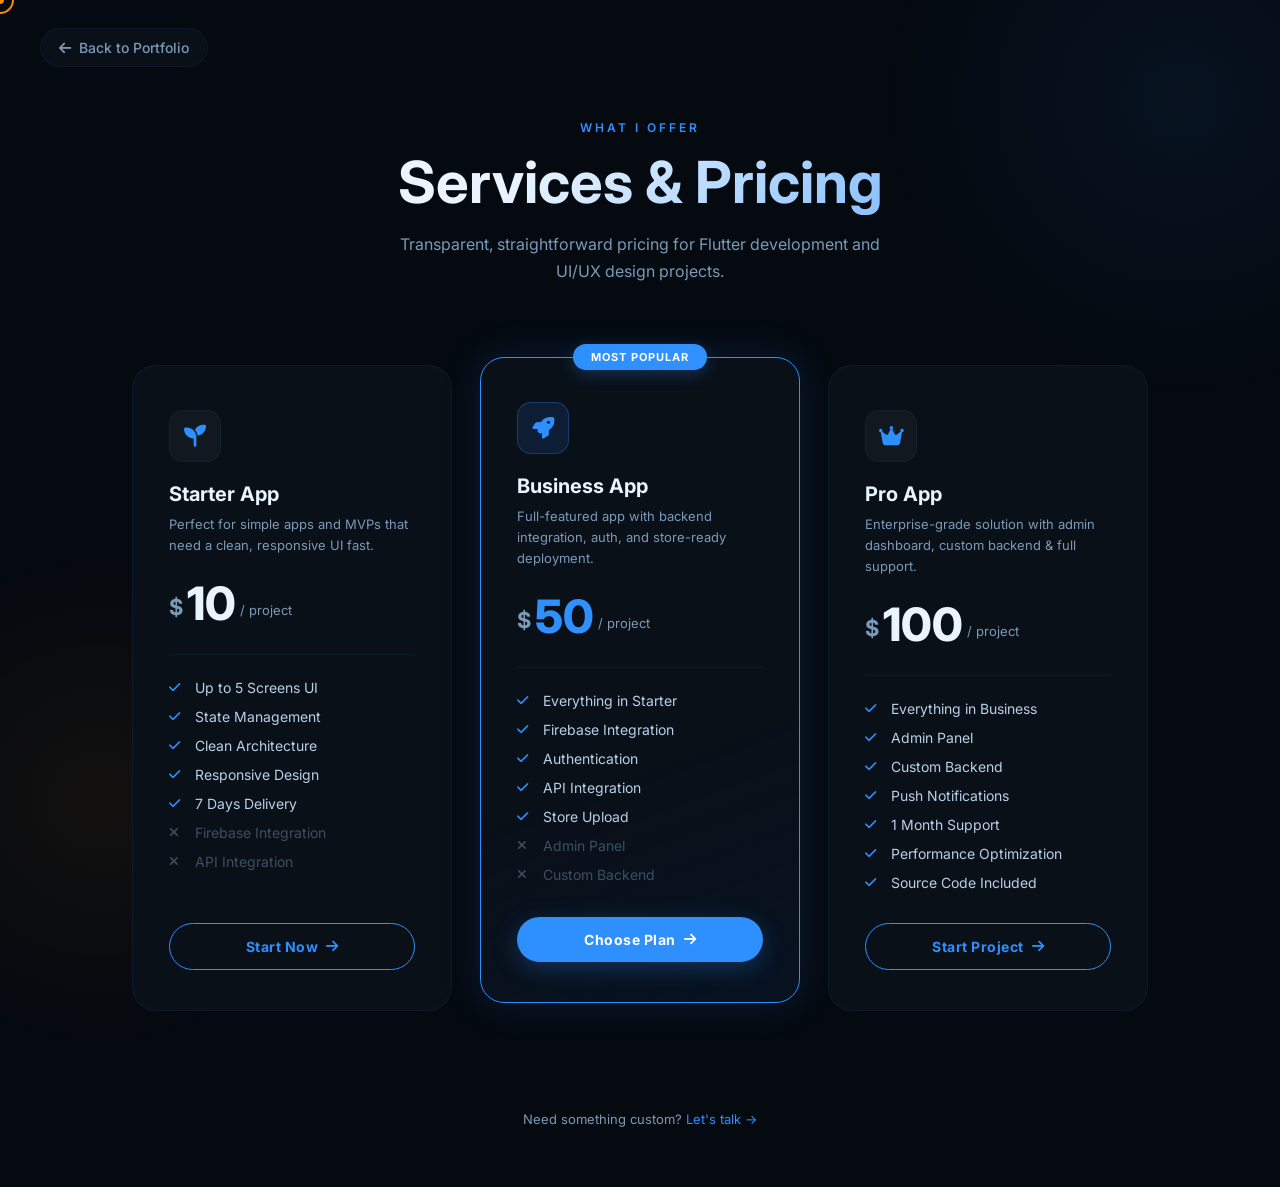
<file: card.html>
<!DOCTYPE html>
<html lang="en" data-theme="dark">
<head>
<meta charset="UTF-8">
<meta name="viewport" content="width=device-width, initial-scale=1.0">
<title>Kyrillos Bassem | Pricing Plans</title>
<link rel="preconnect" href="https://fonts.googleapis.com">
    <link rel="preconnect" href="https://fonts.gstatic.com" crossorigin>
    <link href="https://fonts.googleapis.com/css2?family=Cormorant+Garamond:wght@300;400;500;600;700&family=Inter:wght@300;400;500;600;700&family=Cairo:wght@300;400;600;700&display=swap" rel="stylesheet">
    <link rel="stylesheet" href="https://cdnjs.cloudflare.com/ajax/libs/font-awesome/6.5.0/css/all.min.css">
<link rel="stylesheet" href="https://cdnjs.cloudflare.com/ajax/libs/font-awesome/6.5.0/css/all.min.css">
<style>
:root {
  --primary: #2e8fff;
  --primary-light: #3191ff;
  --primary-glow: rgba(46, 143, 255, 0.272);
  --accent: #ff8800;
  --accent-dark: #e87800;
  --accent-glow: rgba(255, 149, 0, 0.28);
  --text: #eaf4ff;
  --text-light: #b8d0e8;
  --text-lighter: #7a9ab8;
  --bg: #050a10;
  --bg-secondary: #0a1018;
  --bg-tertiary: #111820;
  --card-bg: #0a1018;
  --border: rgba(46, 143, 255, 0.22);
  --border-subtle: rgba(46, 143, 255, 0.08);
  --shadow-sm: 0 1px 3px rgba(0, 0, 0, 0.5);
  --shadow: 0 4px 24px rgba(0, 0, 0, 0.65);
  --shadow-lg: 0 20px 60px rgba(0, 0, 0, 0.85);
  --shadow-blue: 0 8px 36px rgba(46, 143, 255, 0.40);
  --transition: all 0.45s cubic-bezier(0.4, 0, 0.2, 1);
  --transition-fast: all 0.25s cubic-bezier(0.4, 0, 0.2, 1);
  --particle-bg: #050a10;
}

[data-theme="light"] {
  --primary: #1a6bcc;
  --primary-light: #0f60eb;
  --primary-glow: rgba(26, 107, 204, 0.18);
  --accent: #ff8800;
  --accent-dark: #e87800;
  --accent-glow: rgba(240, 120, 0, 0.18);
  --text: #05101a;
  --text-light: #1a3045;
  --text-lighter: #3d6080;
  --bg: #e8f2fc;
  --bg-secondary: #ffffff;
  --bg-tertiary: #5f5f5f3c;
  --card-bg: #ffffff;
  --border: rgba(26, 107, 204, 0.22);
  --border-subtle: rgba(0, 0, 0, 0.09);
  --shadow-sm: 0 1px 3px rgba(0, 0, 0, 0.07);
  --shadow: 0 4px 20px rgba(0, 0, 0, 0.11);
  --shadow-lg: 0 20px 50px rgba(0, 0, 0, 0.17);
  --shadow-blue: 0 8px 32px rgba(26, 107, 204, 0.22);
  --particle-bg: #e8f2fc;
}
* { margin: 0; padding: 0; box-sizing: border-box; }
body {
  font-family: 'Inter', sans-serif;
  background: var(--bg);
  color: var(--text);
  min-height: 100vh;
  overflow-x: hidden;
}
body::before {
  content: "";
  position: fixed;
  width: 600px; height: 600px;
  background: radial-gradient(circle, rgba(44,128,255,0.07), transparent 70%);
  top: -200px; right: -200px;
  z-index: 0; pointer-events: none;
}
body::after {
  content: "";
  position: fixed;
  width: 500px; height: 500px;
  background: radial-gradient(circle, rgba(255,132,0,0.06), transparent 70%);
  bottom: -150px; left: -150px;
  z-index: 0; pointer-events: none;
}
.back-btn {
  position: absolute;
  top: 28px; left: 40px;
  display: inline-flex;
  align-items: center;
  gap: 8px;
  color: var(--text-lighter);
  text-decoration: none;
  font-size: 14px;
  font-weight: 500;
  transition: var(--transition);
  z-index: 10;
  padding: 10px 18px;
  border: 1px solid var(--border-subtle);
  border-radius: 50px;
  background: var(--bg-secondary);
  backdrop-filter: blur(10px);
}
.back-btn:hover {
  color: var(--primary);
  border-color: var(--primary);
  box-shadow: 0 0 16px var(--primary-glow);
}
.page-header {
  text-align: center;
  padding: 120px 20px 60px;
  position: relative;
  z-index: 1;
}
.page-label {
  font-size: 12px;
  letter-spacing: 3px;
  color: var(--primary);
  font-weight: 600;
  text-transform: uppercase;
  margin-bottom: 16px;
  display: block;
}
.page-title {
  font-size: clamp(36px, 5vw, 58px);
  font-weight: 700;
  font-family: 'Inter', sans-serif;
  background: linear-gradient(135deg, var(--text) 40%, var(--primary-light));
  -webkit-background-clip: text;
  -webkit-text-fill-color: transparent;
  background-clip: text;
  margin-bottom: 16px;
  line-height: 1.1;
}
.page-sub {
  color: var(--text-lighter);
  font-size: 16px;
  max-width: 500px;
  margin: 0 auto;
  line-height: 1.7;
}
.pricing {
  display: flex;
  justify-content: center;
  align-items: stretch;
  gap: 28px;
  flex-wrap: wrap;
  padding: 20px 60px 100px;
  position: relative;
  z-index: 1;
  max-width: 1200px;
  margin: 0 auto;
}
.card {
  background: var(--bg-secondary);
  border: 1px solid var(--border-subtle);
  border-radius: 24px;
  padding: 44px 36px 40px;
  width: 320px;
  display: flex;
  flex-direction: column;
  position: relative;
  transition: var(--transition);
}
.card:hover {
  transform: translateY(-12px);
  border-color: var(--border);
  box-shadow: 0 24px 60px rgba(44,128,255,0.12);
}
.card.popular {
  border-color: var(--primary);
  background: linear-gradient(160deg, var(--bg-secondary) 60%, rgba(44,128,255,0.07));
  box-shadow: 0 0 40px rgba(44,128,255,0.15);
  transform: translateY(-8px);
}
.card.popular:hover {
  transform: translateY(-20px);
  box-shadow: 0 30px 70px rgba(44,128,255,0.25);
}
.badge {
  position: absolute;
  top: -14px; left: 50%;
  transform: translateX(-50%);
  background: linear-gradient(90deg, var(--primary), var(--primary-light));
  color: #fff;
  font-size: 11px;
  font-weight: 700;
  letter-spacing: 1px;
  padding: 6px 18px;
  border-radius: 20px;
  white-space: nowrap;
  box-shadow: 0 4px 16px var(--primary-glow);
  text-transform: uppercase;
}
.card-icon {
  width: 52px; height: 52px;
  border-radius: 14px;
  background: var(--bg-tertiary);
  border: 1px solid var(--border-subtle);
  display: flex;
  align-items: center;
  justify-content: center;
  font-size: 22px;
  margin-bottom: 20px;
  color: var(--primary);
}
.card.popular .card-icon {
  background: rgba(44,128,255,0.12);
  border-color: rgba(44,128,255,0.3);
}
.card h2 {
  font-size: 20px;
  font-weight: 700;
  color: var(--text);
  margin-bottom: 8px;
}
.card-desc {
  font-size: 13px;
  color: var(--text-lighter);
  margin-bottom: 24px;
  line-height: 1.6;
}
.price-wrap {
  display: flex;
  align-items: flex-end;
  gap: 4px;
  margin-bottom: 28px;
}
.price {
  font-size: 46px;
  font-weight: 800;
  color: var(--text);
  line-height: 1;
}
.card.popular .price {
  background: linear-gradient(135deg, var(--primary), var(--primary-light));
  -webkit-background-clip: text;
  -webkit-text-fill-color: transparent;
  background-clip: text;
}
.price-currency {
  font-size: 22px;
  font-weight: 700;
  color: var(--text-lighter);
  padding-bottom: 6px;
}
.price-period {
  font-size: 13px;
  color: var(--text-lighter);
  padding-bottom: 8px;
}
.card-divider {
  height: 1px;
  background: var(--border-subtle);
  margin-bottom: 24px;
}
.card ul {
  list-style: none;
  margin-bottom: 32px;
  flex: 1;
  display: flex;
  flex-direction: column;
  gap: 12px;
}
.card ul li {
  display: flex;
  align-items: center;
  gap: 10px;
  font-size: 14px;
  color: var(--text-light);
}
.card ul li i {
  font-size: 13px;
  color: var(--primary);
  width: 16px;
  flex-shrink: 0;
}
.card ul li.disabled { color: var(--text-lighter); opacity: 0.45; }
.card ul li.disabled i { color: var(--text-lighter); }
.card-btn {
  width: 100%;
  padding: 14px;
  border: none;
  border-radius: 50px;
  font-size: 14px;
  font-weight: 700;
  cursor: pointer;
  transition: var(--transition);
  text-decoration: none;
  display: flex;
  align-items: center;
  justify-content: center;
  gap: 8px;
  letter-spacing: 0.5px;
  font-family: 'Inter', sans-serif;
}
.btn-outline {
  background: transparent;
  color: var(--primary);
  border: 1.5px solid var(--primary);
}
.btn-outline:hover {
  background: var(--primary);
  color: #fff;
  box-shadow: 0 8px 28px var(--primary-glow);
  transform: translateY(-2px);
}
.btn-filled {
  background: var(--primary);
  color: #fff;
  box-shadow: 0 6px 24px var(--primary-glow);
}
.btn-filled:hover {
  background: var(--primary-light);
  box-shadow: 0 12px 36px rgba(44,128,255,0.4);
  transform: translateY(-2px);
}
.footer-note {
  text-align: center;
  color: var(--text-lighter);
  font-size: 13px;
  padding-bottom: 60px;
  position: relative;
  z-index: 1;
}
.footer-note a { color: var(--primary); text-decoration: none; }
.footer-note a:hover { text-decoration: underline; }
@media (max-width: 768px) {
  .pricing { padding: 20px 20px 80px; flex-direction: column; align-items: center; }
  .card.popular { transform: none; }
  .back-btn { left: 20px; top: 20px; }
  .page-header { padding: 100px 20px 40px; }
}

#page-loader {
  position: fixed;
  inset: 0;
  background: var(--bg);
  z-index: 9999;
  display: flex;
  align-items: center;
  justify-content: center;
  gap: 16px;
  transition: opacity 0.5s ease, visibility 0.5s ease;
}
#page-loader.hide {
  opacity: 0;
  visibility: hidden;
}

/* Loader colors matched to your theme */
.loader {
  --path: var(--bg-tertiary);
  --dot: var(--primary);
  --duration: 3s;
  width: 44px;
  height: 44px;
  position: relative;
  display: inline-block;
  margin: 0 4px;
}
.loader:nth-child(2) { --dot: var(--accent); }
.loader:nth-child(3) { --dot: var(--primary-light); }

.loader:before {
  content: "";
  width: 6px; height: 6px;
  border-radius: 50%;
  position: absolute;
  display: block;
  background: var(--dot);
  top: 37px; left: 19px;
  transform: translate(-18px, -18px);
  animation: dotRect var(--duration) cubic-bezier(0.785, 0.135, 0.15, 0.86) infinite;
}
.loader svg { display: block; width: 100%; height: 100%; }
.loader svg rect, .loader svg polygon, .loader svg circle {
  fill: none;
  stroke: var(--path);
  stroke-width: 10px;
  stroke-linejoin: round;
  stroke-linecap: round;
}
.loader svg polygon {
  stroke-dasharray: 145 76 145 76;
  stroke-dashoffset: 0;
  animation: pathTriangle var(--duration) cubic-bezier(0.785, 0.135, 0.15, 0.86) infinite;
}
.loader svg rect {
  stroke-dasharray: 192 64 192 64;
  stroke-dashoffset: 0;
  animation: pathRect 3s cubic-bezier(0.785, 0.135, 0.15, 0.86) infinite;
}
.loader svg circle {
  stroke-dasharray: 150 50 150 50;
  stroke-dashoffset: 75;
  animation: pathCircle var(--duration) cubic-bezier(0.785, 0.135, 0.15, 0.86) infinite;
}
.loader.triangle { width: 48px; }
.loader.triangle:before {
  left: 21px;
  transform: translate(-10px, -18px);
  animation: dotTriangle var(--duration) cubic-bezier(0.785, 0.135, 0.15, 0.86) infinite;
}
@keyframes pathTriangle {
  33% { stroke-dashoffset: 74; }
  66% { stroke-dashoffset: 147; }
  100% { stroke-dashoffset: 221; }
}
@keyframes dotTriangle {
  33% { transform: translate(0, 0); }
  66% { transform: translate(10px, -18px); }
  100% { transform: translate(-10px, -18px); }
}
@keyframes pathRect {
  25% { stroke-dashoffset: 64; }
  50% { stroke-dashoffset: 128; }
  75% { stroke-dashoffset: 192; }
  100% { stroke-dashoffset: 256; }
}
@keyframes dotRect {
  25% { transform: translate(0, 0); }
  50% { transform: translate(18px, -18px); }
  75% { transform: translate(0, -36px); }
  100% { transform: translate(-18px, -18px); }
}
@keyframes pathCircle {
  25% { stroke-dashoffset: 125; }
  50% { stroke-dashoffset: 175; }
  75% { stroke-dashoffset: 225; }
  100% { stroke-dashoffset: 275; }
}
</style>
</head>
<body>
  <div id="page-loader">
  <div class="loader">
    <svg viewBox="0 0 80 80"><circle r="32" cy="40" cx="40"></circle></svg>
  </div>
  <div class="loader triangle">
    <svg viewBox="0 0 86 80"><polygon points="43 8 79 72 7 72"></polygon></svg>
  </div>
  <div class="loader">
    <svg viewBox="0 0 80 80"><rect height="64" width="64" y="8" x="8"></rect></svg>
  </div>
</div>

<a href="index.html" class="back-btn">
  <i class="fa-solid fa-arrow-left"></i> Back to Portfolio
</a>

<div class="page-header">
  <span class="page-label">What I Offer</span>
  <h1 class="page-title">Services & Pricing</h1>
  <p class="page-sub">Transparent, straightforward pricing for Flutter development and UI/UX design projects.</p>
</div>

<div class="pricing">

  <div class="card">
    <div class="card-icon"><i class="fa-solid fa-seedling"></i></div>
    <h2>Starter App</h2>
    <p class="card-desc">Perfect for simple apps and MVPs that need a clean, responsive UI fast.</p>
    <div class="price-wrap">
      <span class="price-currency">$</span>
      <span class="price">10</span>
      <span class="price-period">/ project</span>
    </div>
    <div class="card-divider"></div>
    <ul>
      <li><i class="fa-solid fa-check"></i> Up to 5 Screens UI</li>
      <li><i class="fa-solid fa-check"></i> State Management</li>
      <li><i class="fa-solid fa-check"></i> Clean Architecture</li>
      <li><i class="fa-solid fa-check"></i> Responsive Design</li>
      <li><i class="fa-solid fa-check"></i> 7 Days Delivery</li>
      <li class="disabled"><i class="fa-solid fa-xmark"></i> Firebase Integration</li>
      <li class="disabled"><i class="fa-solid fa-xmark"></i> API Integration</li>
    </ul>
    <a href="https://wa.me/201212349629" target="_blank" class="card-btn btn-outline">
      Start Now <i class="fa-solid fa-arrow-right"></i>
    </a>
  </div>

  <div class="card popular">
    <div class="badge">Most Popular</div>
    <div class="card-icon"><i class="fa-solid fa-rocket"></i></div>
    <h2>Business App</h2>
    <p class="card-desc">Full-featured app with backend integration, auth, and store-ready deployment.</p>
    <div class="price-wrap">
      <span class="price-currency">$</span>
      <span class="price">50</span>
      <span class="price-period">/ project</span>
    </div>
    <div class="card-divider"></div>
    <ul>
      <li><i class="fa-solid fa-check"></i> Everything in Starter</li>
      <li><i class="fa-solid fa-check"></i> Firebase Integration</li>
      <li><i class="fa-solid fa-check"></i> Authentication</li>
      <li><i class="fa-solid fa-check"></i> API Integration</li>
      <li><i class="fa-solid fa-check"></i> Store Upload</li>
      <li class="disabled"><i class="fa-solid fa-xmark"></i> Admin Panel</li>
      <li class="disabled"><i class="fa-solid fa-xmark"></i> Custom Backend</li>
    </ul>
    <a href="https://wa.me/201212349629" target="_blank" class="card-btn btn-filled">
      Choose Plan <i class="fa-solid fa-arrow-right"></i>
    </a>
  </div>

  <div class="card">
    <div class="card-icon"><i class="fa-solid fa-crown"></i></div>
    <h2>Pro App</h2>
    <p class="card-desc">Enterprise-grade solution with admin dashboard, custom backend & full support.</p>
    <div class="price-wrap">
      <span class="price-currency">$</span>
      <span class="price">100</span>
      <span class="price-period">/ project</span>
    </div>
    <div class="card-divider"></div>
    <ul>
      <li><i class="fa-solid fa-check"></i> Everything in Business</li>
      <li><i class="fa-solid fa-check"></i> Admin Panel</li>
      <li><i class="fa-solid fa-check"></i> Custom Backend</li>
      <li><i class="fa-solid fa-check"></i> Push Notifications</li>
      <li><i class="fa-solid fa-check"></i> 1 Month Support</li>
      <li><i class="fa-solid fa-check"></i> Performance Optimization</li>
      <li><i class="fa-solid fa-check"></i> Source Code Included</li>
    </ul>
    <a href="https://wa.me/201212349629" target="_blank" class="card-btn btn-outline">
      Start Project <i class="fa-solid fa-arrow-right"></i>
    </a>
  </div>

</div>

<p class="footer-note">
  Need something custom? <a href="https://wa.me/201212349629" target="_blank">Let's talk →</a>
</p>
<script>
  // ── Apply saved theme on load ──
  const savedTheme = localStorage.getItem('theme') || 'dark';
  document.documentElement.setAttribute('data-theme', savedTheme);

  // ── Page loader: hide on enter ──
  window.addEventListener('load', () => {
    setTimeout(() => {
      document.getElementById('page-loader').classList.add('hide');
    }, 800);
  });

  // ── Page loader: show on exit ──
  document.querySelectorAll('a[href]').forEach(link => {
    const href = link.getAttribute('href');
    if (!href.startsWith('http') && href.endsWith('.html')) {
      link.addEventListener('click', e => {
        e.preventDefault();
        const loader = document.getElementById('page-loader');
        loader.classList.remove('hide');
        setTimeout(() => { window.location.href = href; }, 600);
      });
    }
  });
</script>
<script>
  // ── Page loader: hide on enter ──
window.addEventListener('load', () => {
  setTimeout(() => {
    document.getElementById('page-loader').classList.add('hide');
  }, 800);
});

// ── Page loader: show on exit (before navigating away) ──
document.querySelectorAll('a[href]').forEach(link => {
  const href = link.getAttribute('href');
  // only intercept local .html links
  if (!href.startsWith('http') && href.endsWith('.html')) {
    link.addEventListener('click', e => {
      e.preventDefault();
      const loader = document.getElementById('page-loader');
      loader.classList.remove('hide'); // show loader
      setTimeout(() => { window.location.href = href; }, 600);
    });
  }
});

// ── Smooth Cursor Follower ──
const DOT_SMOOTHNESS = 0.2;
const BORDER_SMOOTHNESS = 0.1;

const mouse = { x: 0, y: 0 };
const dot = { x: 0, y: 0 };
const border = { x: 0, y: 0 };

// Create dot element
const dotEl = document.createElement('div');
dotEl.style.cssText = `
  position: fixed; width: 8px; height: 8px;
  border-radius: 50%;
  pointer-events: none; z-index: 9999;
  transform: translate(-50%, -50%);
`;

// Create border ring element
const borderEl = document.createElement('div');
borderEl.style.cssText = `
  position: fixed; width: 28px; height: 28px;
  border: 2.5px solid; border-radius: 50%;
  pointer-events: none; z-index: 9999;
  transform: translate(-50%, -50%);
  transition: width 0.3s, height 0.3s;
`;

document.body.appendChild(dotEl);
document.body.appendChild(borderEl);

// Track mouse
window.addEventListener('mousemove', (e) => {
  mouse.x = e.clientX;
  mouse.y = e.clientY;
});

// Grow ring on hover over interactive elements
document.querySelectorAll('a, button, img, input, textarea, select').forEach(el => {
  el.addEventListener('mouseenter', () => {
    borderEl.style.width = '44px';
    borderEl.style.height = '44px';
  });
  el.addEventListener('mouseleave', () => {
    borderEl.style.width = '28px';
    borderEl.style.height = '28px';
  });
});

// Animation loop
const lerp = (start, end, factor) => start + (end - start) * factor;

function animate() {
  dot.x = lerp(dot.x, mouse.x, DOT_SMOOTHNESS);
  dot.y = lerp(dot.y, mouse.y, DOT_SMOOTHNESS);
  border.x = lerp(border.x, mouse.x, BORDER_SMOOTHNESS);
  border.y = lerp(border.y, mouse.y, BORDER_SMOOTHNESS);

  dotEl.style.left = `${dot.x}px`;
  dotEl.style.top  = `${dot.y}px`;
  borderEl.style.left = `${border.x}px`;
  borderEl.style.top  = `${border.y}px`;

  requestAnimationFrame(animate);
}

requestAnimationFrame(animate);

// ── Set cursor color based on color scheme ──
function updateCursorColor() {
  const isDark = document.documentElement.getAttribute('data-theme') === 'dark';
  const color = isDark ? '#ff8800 ' : '#1a6bcc  ';
  dotEl.style.background = color;
  borderEl.style.borderColor = color;
}

// Run on load
updateCursorColor();

// Watch for theme toggle changes
const themeObserver = new MutationObserver(updateCursorColor);
themeObserver.observe(document.documentElement, {
  attributes: true,
  attributeFilter: ['data-theme']
});

</script>


</body>
</html>
</file>
